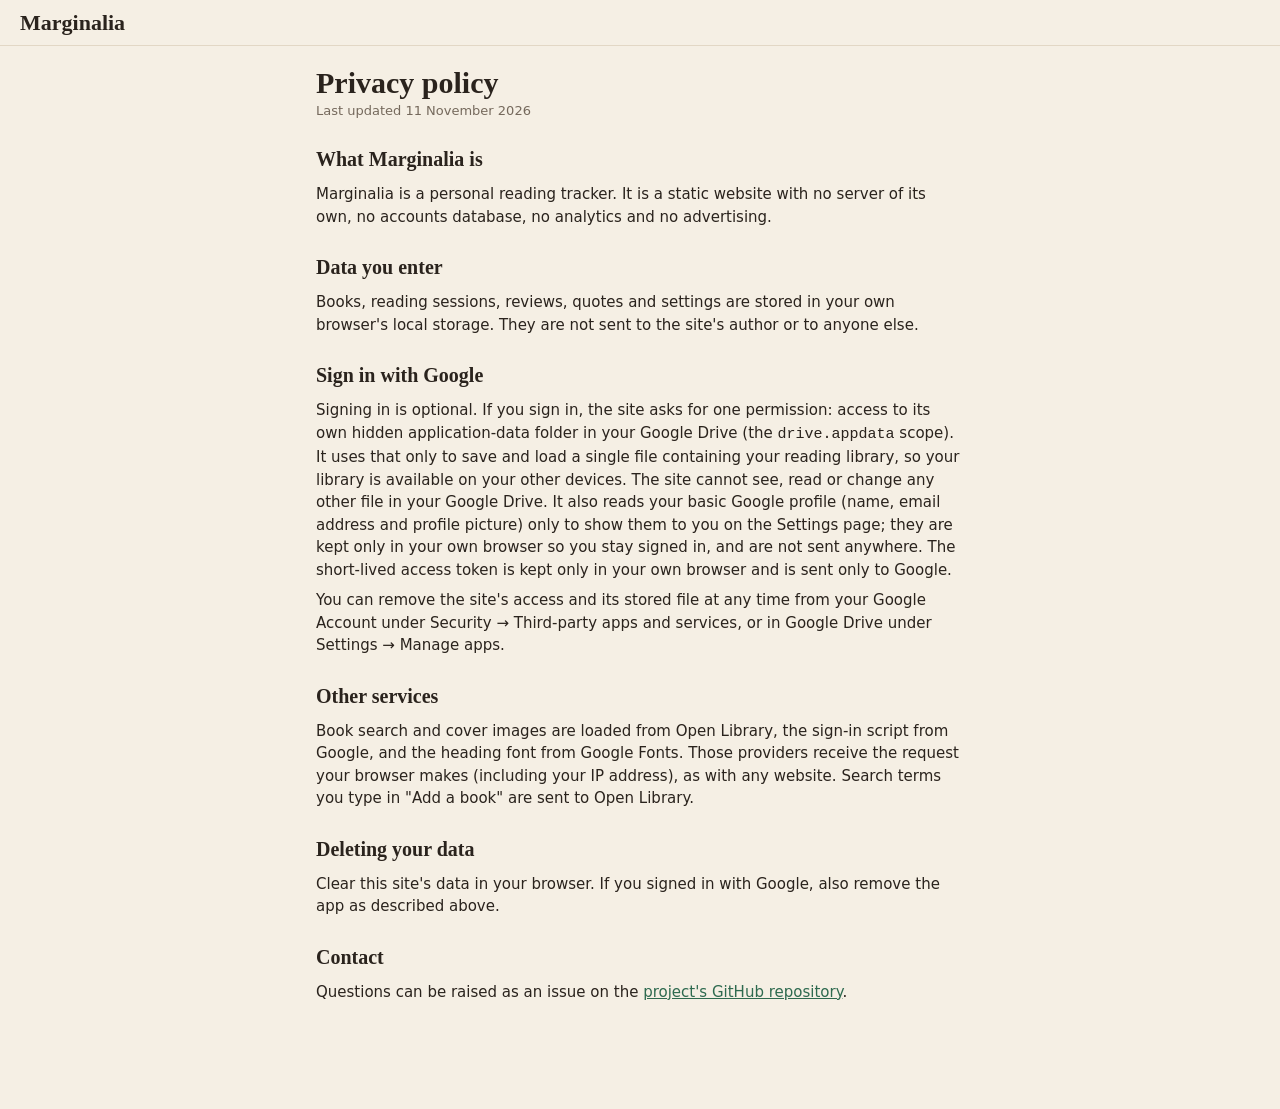
<file: privacy.html>
<!doctype html>
<html lang="en">
<head>
<meta charset="utf-8">
<meta name="viewport" content="width=device-width, initial-scale=1">
<title>Privacy — Marginalia</title>
<link rel="stylesheet" href="styles.css">
</head>
<body>
<header class="top"><a class="brand" href="./">Marginalia</a></header>
<main style="max-width:680px">
<h1>Privacy policy</h1>
<p class="muted small">Last updated 11 November 2026</p>
<h2>What Marginalia is</h2>
<p>Marginalia is a personal reading tracker. It is a static website with no server of its own, no accounts database, no analytics and no advertising.</p>
<h2>Data you enter</h2>
<p>Books, reading sessions, reviews, quotes and settings are stored in your own browser's local storage. They are not sent to the site's author or to anyone else.</p>
<h2>Sign in with Google</h2>
<p>Signing in is optional. If you sign in, the site asks for one permission: access to its own hidden application-data folder in your Google Drive (the <code>drive.appdata</code> scope). It uses that only to save and load a single file containing your reading library, so your library is available on your other devices. The site cannot see, read or change any other file in your Google Drive. It also reads your basic Google profile (name, email address and profile picture) only to show them to you on the Settings page; they are kept only in your own browser so you stay signed in, and are not sent anywhere. The short-lived access token is kept only in your own browser and is sent only to Google.</p>
<p>You can remove the site's access and its stored file at any time from your Google Account under Security → Third-party apps and services, or in Google Drive under Settings → Manage apps.</p>
<h2>Other services</h2>
<p>Book search and cover images are loaded from Open Library, the sign-in script from Google, and the heading font from Google Fonts. Those providers receive the request your browser makes (including your IP address), as with any website. Search terms you type in "Add a book" are sent to Open Library.</p>
<h2>Deleting your data</h2>
<p>Clear this site's data in your browser. If you signed in with Google, also remove the app as described above.</p>
<h2>Contact</h2>
<p>Questions can be raised as an issue on the <a href="https://github.com/lemonkombucha/reading-tracker/issues">project's GitHub repository</a>.</p>
</main>
</body>
</html>
</file>
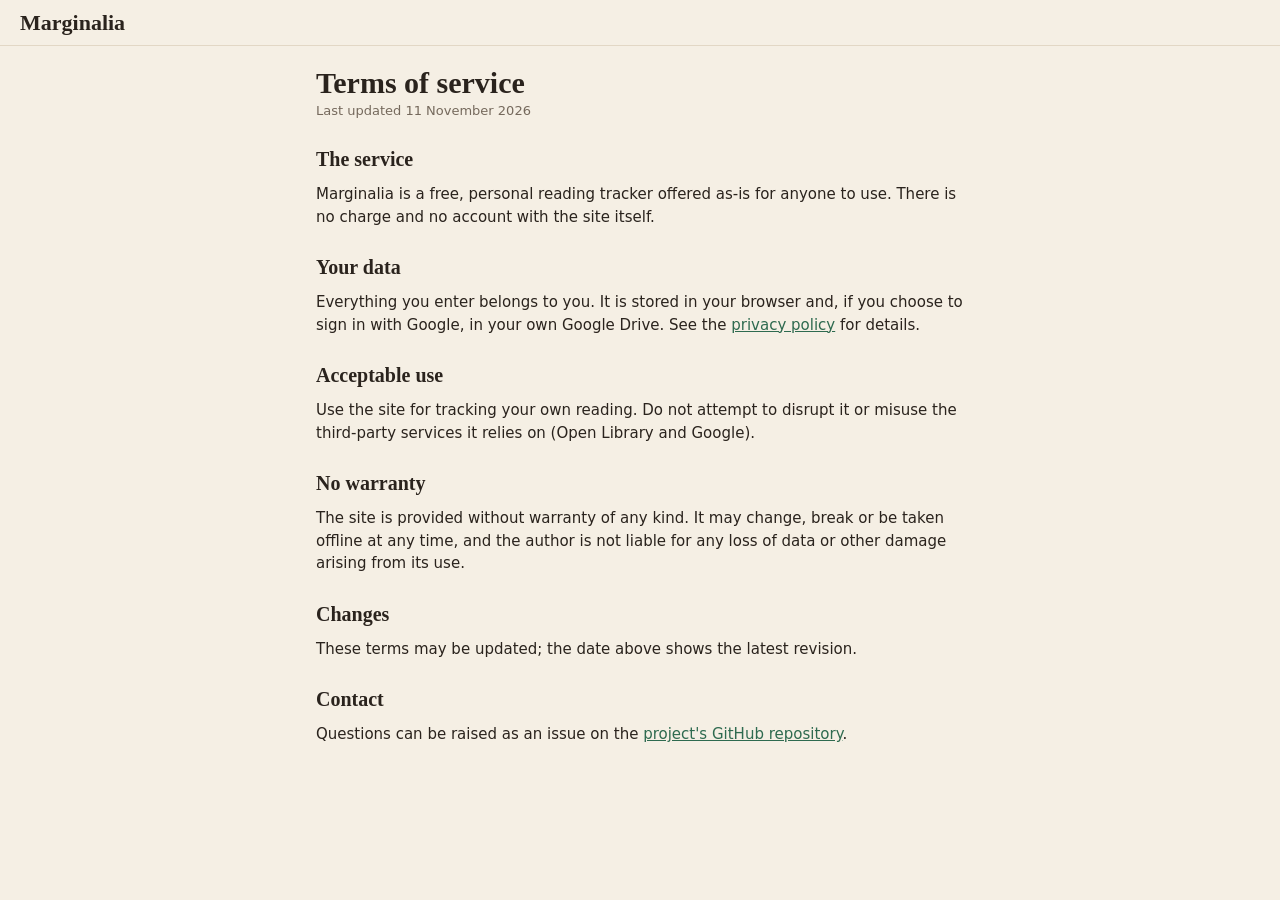
<file: terms.html>
<!doctype html>
<html lang="en">
<head>
<meta charset="utf-8">
<meta name="viewport" content="width=device-width, initial-scale=1">
<title>Terms — Marginalia</title>
<link rel="stylesheet" href="styles.css">
</head>
<body>
<header class="top"><a class="brand" href="./">Marginalia</a></header>
<main style="max-width:680px">
<h1>Terms of service</h1>
<p class="muted small">Last updated 11 November 2026</p>
<h2>The service</h2>
<p>Marginalia is a free, personal reading tracker offered as-is for anyone to use. There is no charge and no account with the site itself.</p>
<h2>Your data</h2>
<p>Everything you enter belongs to you. It is stored in your browser and, if you choose to sign in with Google, in your own Google Drive. See the <a href="privacy.html">privacy policy</a> for details.</p>
<h2>Acceptable use</h2>
<p>Use the site for tracking your own reading. Do not attempt to disrupt it or misuse the third-party services it relies on (Open Library and Google).</p>
<h2>No warranty</h2>
<p>The site is provided without warranty of any kind. It may change, break or be taken offline at any time, and the author is not liable for any loss of data or other damage arising from its use.</p>
<h2>Changes</h2>
<p>These terms may be updated; the date above shows the latest revision.</p>
<h2>Contact</h2>
<p>Questions can be raised as an issue on the <a href="https://github.com/lemonkombucha/reading-tracker/issues">project's GitHub repository</a>.</p>
</main>
</body>
</html>
</file>
<file: styles.css>
:root {
  --bg: #f5efe4; --surface: #fffaf1; --ink: #2a231d; --muted: #75695c; --line: #e2d7c5;
  --accent: #2e6a4f; --accent-ink: #fff; --accent-soft: #dcebe1; --warn: #a8551c; --warn-soft: #f6e3d2;
  --star: #c98a1b; --shadow: 0 1px 2px rgba(60,40,10,.06), 0 6px 20px rgba(60,40,10,.06);
  --serif: 'Fraunces', Georgia, 'Times New Roman', serif;
  --sans: system-ui, -apple-system, 'Segoe UI', Roboto, sans-serif;
}
@media (prefers-color-scheme: dark) {
  :root {
    --bg: #171411; --surface: #211d19; --ink: #efe7da; --muted: #a39686; --line: #38312a;
    --accent: #7cc49c; --accent-ink: #10231a; --accent-soft: #24392e; --warn: #e9a26b; --warn-soft: #3b2a1c;
    --star: #e6b04a; --shadow: 0 1px 2px rgba(0,0,0,.3);
  }
}
* { box-sizing: border-box; }
body { margin: 0; background: var(--bg); color: var(--ink); font: 15px/1.5 var(--sans); padding-bottom: 80px; }
h1, h2, h3, .brand, .big { font-family: var(--serif); line-height: 1.15; margin: 0; }
h2 { font-size: 20px; margin: 28px 0 12px; }
h3 { font-size: 16px; }
a { color: var(--accent); }
p { margin: 0 0 8px; }
.muted { color: var(--muted); } .small { font-size: 13px; }

.top { position: sticky; top: 0; z-index: 5; display: flex; align-items: center; gap: 16px; padding: 10px 20px;
  background: var(--bg); border-bottom: 1px solid var(--line); }
.brand { font-size: 22px; font-weight: 700; color: var(--ink); text-decoration: none; }
#nav { display: flex; gap: 4px; flex: 1; overflow-x: auto; }
#nav a { padding: 6px 12px; border-radius: 99px; color: var(--muted); text-decoration: none; white-space: nowrap; font-weight: 500; }
#nav a.on { background: var(--accent-soft); color: var(--ink); }
main { max-width: 1040px; margin: 0 auto; padding: 20px 16px; }

.btn { font: inherit; font-weight: 600; padding: 7px 14px; border-radius: 9px; border: 1px solid var(--line); background: var(--surface);
  color: var(--ink); cursor: pointer; white-space: nowrap; }
.btn:hover { border-color: var(--accent); }
.btn.primary { background: var(--accent); color: var(--accent-ink); border-color: var(--accent); }
.btn.ghost { background: none; border-color: transparent; color: var(--accent); padding: 4px 8px; }
.btn.danger { color: var(--warn); }
.btn.sm { padding: 4px 10px; font-size: 13px; }
.row { display: flex; gap: 8px; flex-wrap: wrap; align-items: center; }
.spread { display: flex; justify-content: space-between; align-items: center; gap: 12px; flex-wrap: wrap; }

.card { background: var(--surface); border: 1px solid var(--line); border-radius: 14px; padding: 18px; box-shadow: var(--shadow); }
.grid { display: grid; gap: 14px; }
.tiles { grid-template-columns: repeat(auto-fit, minmax(160px, 1fr)); }
.two { grid-template-columns: repeat(auto-fit, minmax(300px, 1fr)); }
.tile .label { font-size: 12px; text-transform: uppercase; letter-spacing: .06em; color: var(--muted); font-weight: 600; }
.tile .big { font-size: 30px; font-weight: 700; margin: 4px 0 2px; }
.tile .sub { font-size: 13px; color: var(--muted); }

.hero { display: flex; gap: 24px; align-items: center; flex-wrap: wrap; }
.hero h1 { font-size: 30px; margin-bottom: 8px; }
.hero .txt { flex: 1; min-width: 240px; }
.ring { position: relative; width: 150px; height: 150px; flex: none; }
.ring svg { transform: rotate(-90deg); }
.ring .c { position: absolute; inset: 0; display: grid; place-content: center; text-align: center; }
.ring .c b { font: 700 34px var(--serif); display: block; }
.pill { display: inline-block; padding: 2px 10px; border-radius: 99px; font-size: 12px; font-weight: 700; background: var(--accent-soft); color: var(--ink); }
.pill.warn { background: var(--warn-soft); color: var(--warn); }

.bar { height: 8px; border-radius: 99px; background: var(--line); overflow: hidden; }
.bar > i { display: block; height: 100%; background: var(--accent); border-radius: 99px; }

.reading { display: flex; gap: 14px; }
.cover { width: 72px; height: 108px; border-radius: 6px; object-fit: cover; flex: none; background: var(--accent-soft); box-shadow: var(--shadow);
  display: grid; place-content: center; text-align: center; font: 600 11px/1.2 var(--serif); padding: 6px; color: var(--ink); overflow: hidden; cursor: pointer; border: 0; }
.cover.lg { width: 96px; height: 144px; }
img.cover { padding: 0; }
.reading .body { flex: 1; min-width: 0; }
.title { font-family: var(--serif); font-weight: 700; font-size: 16px; }

.tipcard { display: flex; gap: 12px; padding: 12px 0; border-top: 1px solid var(--line); }
.tipcard:first-child { border-top: 0; padding-top: 0; }
.tipcard .ico { font-size: 20px; }
blockquote { margin: 0; font: 500 17px/1.5 var(--serif); }
blockquote + cite { display: block; margin-top: 8px; font-style: normal; color: var(--muted); font-size: 13px; }

.chips { display: flex; gap: 6px; flex-wrap: wrap; margin: 12px 0; }
.chip { font: inherit; font-size: 13px; padding: 4px 12px; border-radius: 99px; border: 1px solid var(--line); background: var(--surface); color: var(--muted); cursor: pointer; }
.chip.on { background: var(--accent); border-color: var(--accent); color: var(--accent-ink); }
.books { display: grid; grid-template-columns: repeat(auto-fill, minmax(280px, 1fr)); gap: 12px; }
.bookcard { display: flex; gap: 12px; padding: 12px; cursor: pointer; }
.bookcard:hover { border-color: var(--accent); }
.stars { color: var(--star); letter-spacing: 1px; }
.clamp { display: -webkit-box; -webkit-line-clamp: 2; -webkit-box-orient: vertical; overflow: hidden; }

input, select, textarea { font: inherit; color: var(--ink); background: var(--bg); border: 1px solid var(--line); border-radius: 8px; padding: 7px 10px; width: 100%; }
textarea { min-height: 90px; resize: vertical; }
label { display: block; font-size: 13px; font-weight: 600; color: var(--muted); margin-bottom: 10px; }
label > input, label > select, label > textarea { margin-top: 4px; font-weight: 400; }
.f2 { display: grid; grid-template-columns: 1fr 1fr; gap: 0 12px; }
.f3 { display: grid; grid-template-columns: 1fr 1fr 1fr; gap: 0 12px; }
.rate button { font-size: 26px; background: none; border: 0; cursor: pointer; color: var(--line); padding: 0 2px; }
.rate button.on { color: var(--star); }

dialog { border: 1px solid var(--line); border-radius: 16px; background: var(--surface); color: var(--ink); padding: 22px; width: min(620px, calc(100vw - 24px)); max-height: 90vh; }
dialog::backdrop { background: rgba(20,15,10,.5); }
dialog h2 { margin-top: 0; }
.dfoot { display: flex; justify-content: space-between; gap: 8px; margin-top: 14px; flex-wrap: wrap; }
.result { display: flex; gap: 10px; align-items: center; padding: 8px; border-radius: 10px; cursor: pointer; border: 0; background: none; color: inherit; font: inherit; text-align: left; width: 100%; }
.result:hover { background: var(--accent-soft); }
.result img, .result .ph { width: 36px; height: 54px; object-fit: cover; border-radius: 4px; background: var(--line); flex: none; }

.quote { margin-bottom: 12px; }
.chart text { fill: var(--muted); font: 11px var(--sans); }
.chart .b { fill: var(--accent); } .chart .b:hover { opacity: .75; }
.chart .grid-l { stroke: var(--line); } .chart .target { stroke: var(--warn); stroke-dasharray: 4 4; }
.heat { overflow-x: auto; }
.heat rect { fill: var(--line); rx: 2px; }
.heat .l1 { fill: var(--accent); opacity: .3; } .heat .l2 { fill: var(--accent); opacity: .55; }
.heat .l3 { fill: var(--accent); opacity: .8; } .heat .l4 { fill: var(--accent); }
.passage { font: 17px/1.7 var(--serif); max-width: 62ch; }

#timerbar { position: fixed; left: 0; right: 0; bottom: 0; z-index: 6; background: var(--accent); color: var(--accent-ink);
  display: flex; align-items: center; justify-content: center; gap: 16px; padding: 10px 16px; flex-wrap: wrap; }
#timerbar[hidden], #toast[hidden], #tip[hidden] { display: none; }
#timerbar .clock { font: 700 22px var(--serif); font-variant-numeric: tabular-nums; }
#toast { position: fixed; bottom: 70px; left: 50%; transform: translateX(-50%); background: var(--ink); color: var(--bg); padding: 10px 18px; border-radius: 10px; z-index: 20; max-width: 90vw; }
#tip { position: fixed; z-index: 30; pointer-events: none; background: var(--ink); color: var(--bg); padding: 4px 9px; border-radius: 6px; font-size: 12px; white-space: nowrap; }
.empty { text-align: center; padding: 36px 16px; color: var(--muted); }
@media (max-width: 640px) {
  .top { flex-wrap: wrap; gap: 8px; padding: 8px 12px; } #nav { order: 3; flex-basis: 100%; }
  .brand { flex: 1; } .f3 { grid-template-columns: 1fr 1fr; } .hero h1 { font-size: 24px; }
}

.wisdom { margin: 4px auto 22px; max-width: 720px; text-align: center; }
.wisdom blockquote { font-style: italic; font-size: 19px; }
.wisdom figcaption { margin-top: 6px; color: var(--muted); font-size: 13px; letter-spacing: .04em; }
</file>
